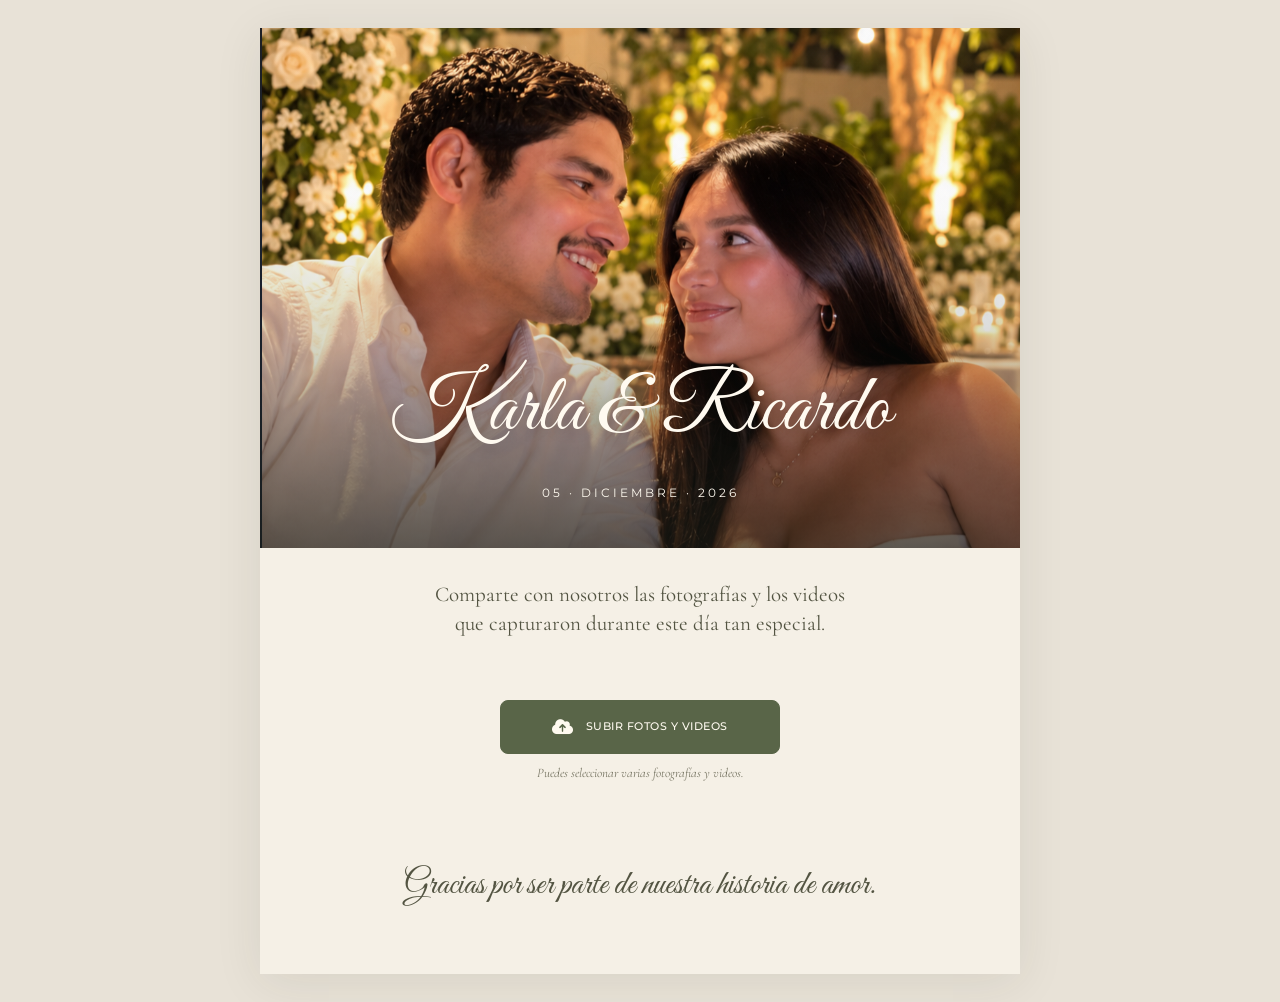
<file: index.html>
<!DOCTYPE html>
<html lang="es">

<head>
    <meta charset="UTF-8">

    <meta name="viewport"
          content="width=device-width, initial-scale=1.0">

    <meta name="theme-color" content="#f5f0e6">

    <meta name="description"
          content="Comparte las fotografías y videos de la boda de Karla y Ricardo.">

    <title>Karla &amp; Ricardo | Recuerdos</title>

    <!-- TIPOGRAFÍAS -->

    <link rel="preconnect" href="https://fonts.googleapis.com">

    <link rel="preconnect"
          href="https://fonts.gstatic.com"
          crossorigin>

    <link
        href="https://fonts.googleapis.com/css2?family=Great+Vibes&family=Cormorant+Garamond:wght@300;400;500;600&family=Montserrat:wght@300;400;500;600&display=swap"
        rel="stylesheet">

    <!-- ICONOS -->

    <link
        rel="stylesheet"
        href="https://cdnjs.cloudflare.com/ajax/libs/font-awesome/6.7.2/css/all.min.css">

    <!-- CSS -->

    <link rel="stylesheet" href="styles.css">

</head>

<body>

    <main>

        <!-- SECCIÓN 1: PORTADA -->

        <section class="hero">

            <picture class="hero-picture">

                <source
                    media="(max-width: 600px)"
                    srcset="portada-mobill.png">

                <img
                    src="portada-pcc.png"
                    class="hero-img"
                    alt="Karla y Ricardo">

            </picture>

            <div class="overlay"></div>

            <div class="hero-content">

                <h1>
                    Karla &amp; Ricardo
                </h1>

                <p class="fecha">
                    05 · DICIEMBRE · 2026
                </p>

            </div>

        </section>


        <!-- SECCIÓN 2: MENSAJE -->

        <section class="mensaje">

            <div class="container">

                <p class="mensaje-texto">
                    Comparte con nosotros las fotografías y los videos
                    que capturaron durante este día tan especial.
                </p>

            </div>

        </section>


                <!-- SECCIÓN 3: SUBIR FOTOGRAFÍAS Y VIDEOS -->

        <section class="recuerdos">

            <div class="container">

                <button
                    type="button"
                    id="seleccionar-archivos"
                    class="btn-recuerdos">

                    <i class="fa-solid fa-cloud-arrow-up"
                       aria-hidden="true"></i>

                    <span>SUBIR FOTOS Y VIDEOS</span>

                </button>

                <p class="nota-archivos">
    
                    Puedes seleccionar varias fotografías y videos.

                </p>

                <input
                    type="file"
                    id="archivos"
                    accept="image/*,video/*"
                    multiple
                    hidden>

                <p
                    id="estado-archivos"
                    class="estado-archivos"
                    aria-live="polite">
                </p>

            </div>

        </section>


        <!-- SECCIÓN 4: AGRADECIMIENTO -->

        <footer class="agradecimiento">

            <div class="container">

                <p class="agradecimiento-texto">
                    Gracias por ser parte de nuestra historia de amor.
                </p>

            </div>

        </footer>

    </main>

    <!-- JAVASCRIPT -->

    <script src="script.js"></script>
</body>

</html>
</file>
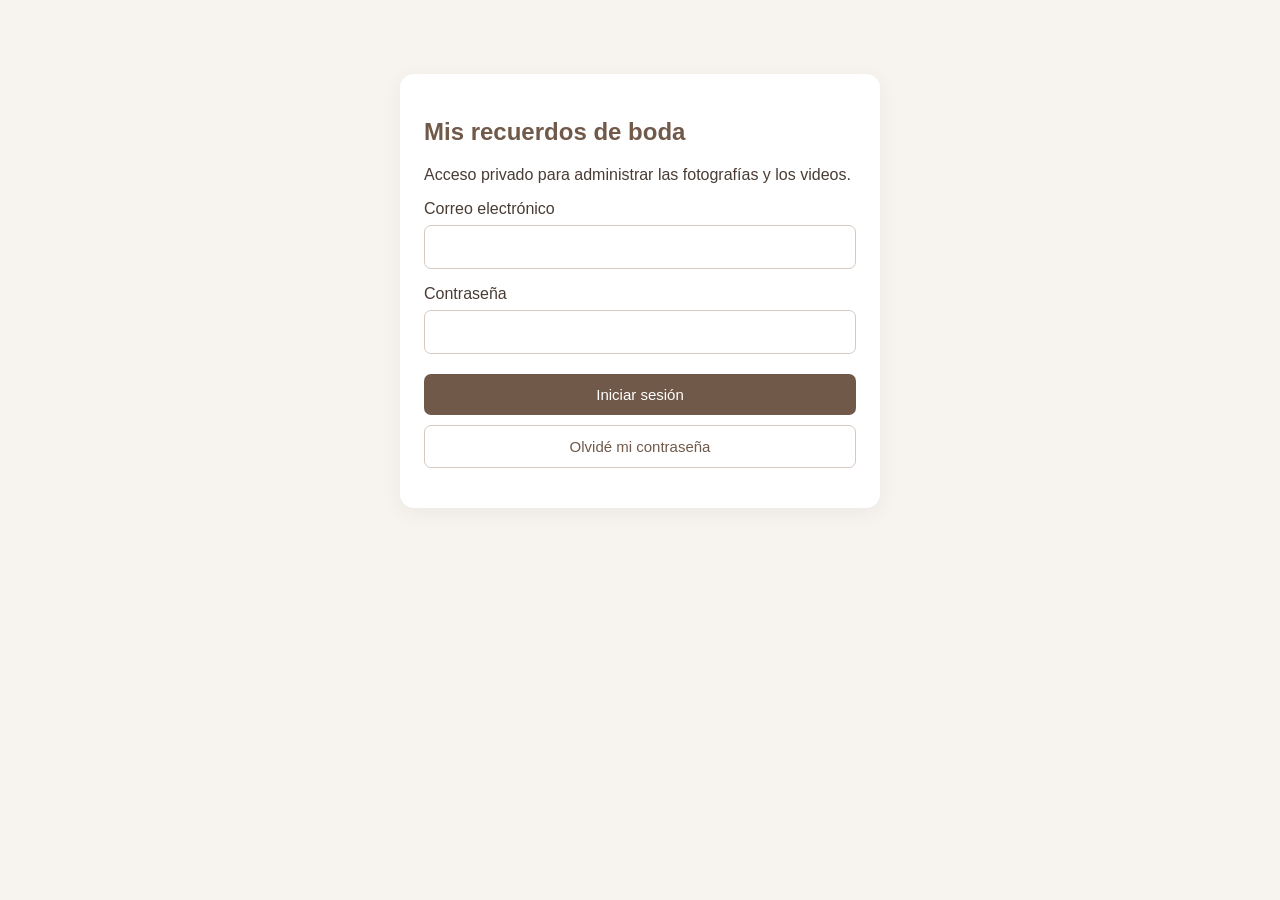
<file: admin.html>
<!DOCTYPE html>
<html lang="es">
<head>
    <meta charset="UTF-8">
    <meta name="viewport" content="width=device-width, initial-scale=1">
    <title>Mis recuerdos | Karla y Ricardo</title>

    <style>
        * { box-sizing: border-box; }

        body {
            margin: 0;
            padding: 24px;
            background: #f7f3ef;
            color: #493c35;
            font-family: Arial, sans-serif;
        }

        main {
            max-width: 1000px;
            margin: 30px auto;
        }

        header, .card {
            background: white;
            padding: 24px;
            border-radius: 14px;
            box-shadow: 0 5px 22px #0000000d;
            margin-bottom: 20px;
        }

        h1, h2 { color: #71594a; }

        #login {
            max-width: 480px;
            margin: 50px auto;
        }

        label {
            display: block;
            margin: 16px 0 7px;
        }

        input {
            width: 100%;
            padding: 12px;
            border: 1px solid #d5c9c1;
            border-radius: 7px;
            font-size: 16px;
        }

        button {
            border: 0;
            border-radius: 7px;
            padding: 12px 16px;
            background: #71594a;
            color: white;
            cursor: pointer;
            font-size: 15px;
        }

        button:disabled {
            opacity: .6;
            cursor: wait;
        }

        .primary {
            width: 100%;
            margin-top: 20px;
        }

        .topbar {
            display: flex;
            justify-content: space-between;
            align-items: center;
            gap: 16px;
            flex-wrap: wrap;
        }

        #galeria {
            display: grid;
            grid-template-columns: repeat(auto-fill, minmax(230px, 1fr));
            gap: 18px;
        }

        .archivo {
            background: white;
            border-radius: 12px;
            padding: 14px;
            overflow: hidden;
            box-shadow: 0 4px 16px #0000000d;
        }

        .archivo img, .archivo video {
            width: 100%;
            max-height: 280px;
            object-fit: contain;
            background: #eee8e3;
            border-radius: 8px;
        }

        .nombre {
            overflow-wrap: anywhere;
            font-size: 13px;
            line-height: 1.5;
        }

        .descargar {
            width: 100%;
            margin-top: 10px;
        }

        #mensaje {
            white-space: pre-wrap;
            overflow-wrap: anywhere;
            line-height: 1.5;
        }

        .nota {
            font-size: 13px;
            color: #75675e;
            line-height: 1.5;
        }

        [hidden] { display: none !important; }

        @media (max-width: 600px) {
            body { padding: 12px; }
            header, .card { padding: 18px; }
        }
    </style>
</head>

<body>
<main>
    <section id="login" class="card">
        <h1>Mis recuerdos de boda</h1>
        <p>Acceso privado para administrar las fotografías y los videos.</p>

        <form id="formulario">
            <label for="correo">Correo electrónico</label>
            <input id="correo" type="email" autocomplete="username" required>

            <label for="contrasena">Contraseña</label>
            <input id="contrasena" type="password"
                   autocomplete="current-password" required>

            <button id="entrar" class="primary" type="submit">
                Iniciar sesión
            </button>
        </form>

        <button id="olvidoContrasena" type="button" class="primary" style="background: transparent; color: #71594a; border: 1px solid #d5c9c1; margin-top: 10px;">
            Olvidé mi contraseña
        </button>
        <p id="mensajeLogin" role="status" aria-live="polite"></p>
    </section>

    <section id="recuperar" class="card" hidden>
        <h1>Crear nueva contraseña</h1>
        <p>Escribe una contraseña nueva para tu acceso privado.</p>
        <form id="formularioNuevaContrasena">
            <label for="nuevaContrasena">Nueva contraseña</label>
            <input id="nuevaContrasena" type="password" autocomplete="new-password" minlength="8" required>
            <label for="confirmarContrasena">Confirmar contraseña</label>
            <input id="confirmarContrasena" type="password" autocomplete="new-password" minlength="8" required>
            <button id="guardarContrasena" class="primary" type="submit">Guardar nueva contraseña</button>
        </form>
        <p id="mensajeRecuperacion" role="status" aria-live="polite"></p>
    </section>

    <section id="administracion" hidden>
        <header>
            <div class="topbar">
                <div>
                    <h1>Recuerdos de Karla y Ricardo</h1>
                    <p id="usuario"></p>
                </div>
                <button id="cerrarSesion" type="button">Cerrar sesión</button>
            </div>
            <p>Galería privada de fotografías y videos.</p>
            <button id="actualizar" type="button">Actualizar galería</button>
            <p id="mensaje" role="status" aria-live="polite"></p>
        </header>

        <section class="card">
            <h2>Archivos guardados</h2>
            <div id="galeria"></div>
            <p class="nota">
                Los archivos se solicitan desde el almacenamiento privado.
                Las descargas se generan mediante tu sesión autenticada.
            </p>
        </section>
    </section>
</main>

<script type="module">
    import { createClient } from
        "https://esm.sh/@supabase/supabase-js@2";

    const SUPABASE_URL =
        "https://jwkorzxsckcrpsdrvsfv.supabase.co";

    const SUPABASE_KEY =
        "sb_publishable_t-MzMqmI7B_QUXmWrzDU-w_d_clAFeP";

    const BUCKET = "recuerdos-boda";
    const CARPETA = "uploads";

    const supabase = createClient(SUPABASE_URL, SUPABASE_KEY);

    const login = document.getElementById("login");
    const recuperar = document.getElementById("recuperar");
    const formularioNuevaContrasena = document.getElementById("formularioNuevaContrasena");
    const mensajeRecuperacion = document.getElementById("mensajeRecuperacion");
    const botonGuardarContrasena = document.getElementById("guardarContrasena");
    const administracion = document.getElementById("administracion");
    const formulario = document.getElementById("formulario");
    const mensajeLogin = document.getElementById("mensajeLogin");
    const mensaje = document.getElementById("mensaje");
    const galeria = document.getElementById("galeria");
    const botonEntrar = document.getElementById("entrar");

    let usuarioActual = null;
    let urlsTemporales = [];

    function limpiarGaleria() {
        urlsTemporales.forEach(url => URL.revokeObjectURL(url));
        urlsTemporales = [];
        galeria.replaceChildren();
    }

    function mostrarLogin() {
        limpiarGaleria();
        login.hidden = false;
        recuperar.hidden = true;
        administracion.hidden = true;
        usuarioActual = null;
    }

    function mostrarFormularioRecuperacion() {
        limpiarGaleria();
        login.hidden = true;
        recuperar.hidden = false;
        administracion.hidden = true;
        mensajeRecuperacion.textContent = "";
    }

    function mostrarAdministracion(user) {
        usuarioActual = user;
        login.hidden = true;
        recuperar.hidden = true;
        administracion.hidden = false;
        document.getElementById("usuario").textContent =
            "Sesión iniciada: " + user.email;
    }

    async function comprobarUsuario() {
        const { data, error } = await supabase.auth.getUser();

        if (error || !data.user) {
            mostrarLogin();
            return;
        }

        mostrarAdministracion(data.user);
        await cargarGaleria();
    }

    document.getElementById("olvidoContrasena").addEventListener("click", async () => {
        const email = document.getElementById("correo").value.trim();
        if (!email) {
            mensajeLogin.textContent = "Escribe primero tu correo electrónico y vuelve a pulsar aquí.";
            document.getElementById("correo").focus();
            return;
        }

        const boton = document.getElementById("olvidoContrasena");
        boton.disabled = true;
        mensajeLogin.textContent = "Solicitando enlace de recuperación...";
        try {
            const { error } = await supabase.auth.resetPasswordForEmail(email, {
                redirectTo: window.location.origin + "/admin.html"
            });
            if (error) throw error;
            mensajeLogin.textContent = "Si el correo está registrado, recibirás un enlace. Revisa tu bandeja de entrada y spam.";
        } catch (error) {
            console.error(error);
            mensajeLogin.textContent = error.message?.includes("rate limit")
                ? "Supabase ha limitado temporalmente los correos. Espera antes de volver a intentarlo."
                : "No se pudo solicitar el correo de recuperación. Inténtalo más tarde.";
        } finally {
            boton.disabled = false;
        }
    });

    formularioNuevaContrasena.addEventListener("submit", async event => {
        event.preventDefault();
        const nueva = document.getElementById("nuevaContrasena").value;
        const confirmar = document.getElementById("confirmarContrasena").value;
        if (nueva.length < 8) {
            mensajeRecuperacion.textContent = "La contraseña debe tener al menos 8 caracteres.";
            return;
        }
        if (nueva !== confirmar) {
            mensajeRecuperacion.textContent = "Las contraseñas no coinciden.";
            return;
        }

        botonGuardarContrasena.disabled = true;
        mensajeRecuperacion.textContent = "Guardando contraseña...";
        try {
            const { error } = await supabase.auth.updateUser({ password: nueva });
            if (error) throw error;
            document.getElementById("nuevaContrasena").value = "";
            document.getElementById("confirmarContrasena").value = "";
            mensajeRecuperacion.textContent = "Contraseña actualizada. Ya puedes iniciar sesión con tu nueva contraseña.";
            await supabase.auth.signOut();
            setTimeout(() => {
                mostrarLogin();
                mensajeLogin.textContent = "Contraseña actualizada. Inicia sesión con tu nueva contraseña.";
            }, 1800);
        } catch (error) {
            console.error(error);
            mensajeRecuperacion.textContent = "El enlace puede haber caducado. Solicita uno nuevo cuando Supabase permita enviar correos.";
        } finally {
            botonGuardarContrasena.disabled = false;
        }
    });

    formulario.addEventListener("submit", async event => {
        event.preventDefault();

        if (SUPABASE_KEY.includes("PEGA_AQUI")) {
            mensajeLogin.textContent =
                "Falta configurar la clave pública de Supabase en admin.html.";
            return;
        }

        botonEntrar.disabled = true;
        mensajeLogin.textContent = "Iniciando sesión...";

        try {
            const { data, error } = await supabase.auth.signInWithPassword({
                email: document.getElementById("correo").value.trim(),
                password: document.getElementById("contrasena").value
            });

            if (error) throw error;

            document.getElementById("contrasena").value = "";
            mensajeLogin.textContent = "";

            mostrarAdministracion(data.user);
            await cargarGaleria();
        } catch (error) {
            console.error(error);
            mensajeLogin.textContent =
                "No se pudo iniciar sesión. Comprueba tus datos e inténtalo de nuevo.";
        } finally {
            botonEntrar.disabled = false;
        }
    });

    async function cargarGaleria() {
        limpiarGaleria();
        mensaje.textContent = "Buscando archivos...";

        try {
            const { data, error } = await supabase.storage
                .from(BUCKET)
                .list(CARPETA, {
                    limit: 100,
                    offset: 0,
                    sortBy: { column: "created_at", order: "asc" }
                });

            if (error) throw error;

            const archivos = (data || []).filter(archivo =>
                archivo.name && archivo.name !== ".emptyFolderPlaceholder"
            );

            if (archivos.length === 0) {
                mensaje.textContent =
                    "No se encontraron archivos en la carpeta uploads.";
                return;
            }

            mensaje.textContent =
                `Se encontraron ${archivos.length} archivo(s).`;

            for (const archivo of archivos) {
                const ruta = `${CARPETA}/${archivo.name}`;
                const tarjeta = document.createElement("article");
                tarjeta.className = "archivo";

                const nombre = document.createElement("p");
                nombre.className = "nombre";
                nombre.textContent = archivo.name;
                tarjeta.appendChild(nombre);

                const tipo = archivo.metadata?.mimetype || "";
                const esImagen = tipo.startsWith("image/");
                const esVideo = tipo.startsWith("video/");

                if (esImagen || esVideo) {
                    const { data: blob, error: errorDescarga } =
                        await supabase.storage
                            .from(BUCKET)
                            .download(ruta);

                    if (!errorDescarga && blob) {
                        const url = URL.createObjectURL(blob);
                        urlsTemporales.push(url);

                        const vista = document.createElement(
                            esVideo ? "video" : "img"
                        );

                        vista.src = url;

                        if (esVideo) {
                            vista.controls = true;
                            vista.preload = "metadata";
                        } else {
                            vista.alt = archivo.name;
                            vista.loading = "lazy";
                        }

                        tarjeta.prepend(vista);
                    }
                }

                const boton = document.createElement("button");
                boton.className = "descargar";
                boton.textContent = "Descargar original";

                boton.addEventListener("click", async () => {
                    boton.disabled = true;
                    boton.textContent = "Preparando descarga...";

                    try {
                        const { data, error } = await supabase.storage
                            .from(BUCKET)
                            .download(ruta);

                        if (error) throw error;

                        const url = URL.createObjectURL(data);
                        urlsTemporales.push(url);

                        const enlace = document.createElement("a");
                        enlace.href = url;
                        enlace.download = archivo.name;
                        document.body.appendChild(enlace);
                        enlace.click();
                        enlace.remove();

                        boton.textContent = "Descarga iniciada";
                    } catch (error) {
                        console.error(error);
                        boton.textContent = "Error al descargar";
                        mensaje.textContent =
                            "No se pudo descargar el archivo. Revisa la sesión y los permisos.";
                    } finally {
                        boton.disabled = false;
                    }
                });

                tarjeta.appendChild(boton);
                galeria.appendChild(tarjeta);
            }
        } catch (error) {
            console.error(error);
            mensaje.textContent =
                "No se pudo cargar la galería. Comprueba la política SELECT y que tu sesión siga activa.";
        }
    }

    document.getElementById("actualizar").addEventListener(
        "click", cargarGaleria
    );

    document.getElementById("cerrarSesion").addEventListener(
        "click", async () => {
            await supabase.auth.signOut();
            mostrarLogin();
            mensajeLogin.textContent = "Sesión cerrada.";
        }
    );

    supabase.auth.onAuthStateChange((event, session) => {
        if (event === "PASSWORD_RECOVERY") {
            mostrarFormularioRecuperacion();
            return;
        }
        if (!session) mostrarLogin();
    });

    if (!SUPABASE_KEY.includes("PEGA_AQUI")) {
        comprobarUsuario();
    }
</script>
</body>
</html>
</file>
<file: styles.css>
/* =========================================
   COLORES Y CONFIGURACIÓN GENERAL
========================================= */

:root {
    --olivo: #596548;
    --olivo-oscuro: #414b35;
    --marfil: #f5f0e6;
    --texto: #535442;
    --dorado: #b5a47e;
}

* {
    box-sizing: border-box;
}

html {
    scroll-behavior: smooth;
}

body {
    margin: 0;
    background: #e8e2d7;
    color: var(--texto);
    font-family: "Cormorant Garamond", Georgia, serif;
    -webkit-font-smoothing: antialiased;
}

main {
    width: 100%;
    max-width: 760px;
    margin: 0 auto;
    overflow: hidden;
    background: var(--marfil);
}


/* =========================================
   SECCIÓN 1: PORTADA FOTOGRÁFICA
========================================= */

.hero {
    position: relative;
    width: 100%;
    height: 520px;
    min-height: 0;
    overflow: hidden;
    display: flex;
    align-items: flex-end;
    justify-content: center;
    background: #666b57;
}

.hero-picture {
    position: absolute;
    inset: 0;
    display: block;
}

.hero-img {
    display: block;
    width: 100%;
    height: 100%;
    object-fit: cover;
    object-position: center 40%;
}

.overlay {
    position: absolute;
    inset: 0;
    background: linear-gradient(
        to bottom,
        rgba(25, 29, 22, 0.02) 35%,
        rgba(25, 29, 22, 0.16) 60%,
        rgba(25, 29, 22, 0.65) 100%
    );
}

.hero-content {
    position: relative;
    z-index: 1;
    width: 100%;
    padding: 0 24px 44px;
    text-align: center;
    color: #fffaf0;
}

.hero h1 {
    margin: 0;
    font-family: "Great Vibes", cursive;
    font-size: clamp(52px, 9vw, 82px);
    font-weight: 400;
    line-height: 1.25;
    text-shadow: 0 2px 15px rgba(0, 0, 0, 0.2);
}

.fecha {
    margin: 20px 0 0;
    font-family: "Montserrat", sans-serif;
    font-size: 12px;
    font-weight: 400;
    letter-spacing: 0.25em;
    line-height: 1.8;
}


/* =========================================
   SECCIÓN 2: MENSAJE
========================================= */

.mensaje {
    padding: 30px 30px 24px;
    background: var(--marfil);
    text-align: center;
    padding-bottom: 30px;
}

.container {
    width: 100%;
    max-width: 560px;
    margin: 0 auto;
}

.mensaje-texto {
    max-width: 440px;
    margin: 0 auto 35px;
    color: var(--texto);
    font-size: clamp(18px, 2.8vw, 21px);
    font-weight: 400;
    line-height: 1.4;
}


/* =========================================
   SECCIÓN 3: SUBIR FOTOS Y VIDEOS
========================================= */

.recuerdos {
    padding: 0 20px 16px;
    background: var(--marfil);
    text-align: center;
}

/* Botón único, sin cuadro decorativo */

.btn-recuerdos {
    display: flex;
    align-items: center;
    justify-content: center;
    gap: 12px;

    width: 100%;
    max-width: 280px;
    min-height: 54px;
    margin: 0 auto;
    padding: 13px 12px;

    border: 1px solid var(--olivo);
    border-radius: 8px;

    background: var(--olivo);
    color: #fffaf0;

    font-family: "Montserrat", sans-serif;
    font-size: 11px;
    font-weight: 500;
    letter-spacing: 0.045em;
    line-height: 1.4;

    cursor: pointer;

    transition:
        background 0.2s ease,
        border-color 0.2s ease;
}

.btn-recuerdos i {
    flex-shrink: 0;
    font-size: 17px;
}

.btn-recuerdos:hover {
    background: var(--olivo-oscuro);
    border-color: var(--olivo-oscuro);
}

.btn-recuerdos:focus-visible {
    outline: 2px solid var(--dorado);
    outline-offset: 4px;
}

.btn-recuerdos:active {
    background: var(--olivo-oscuro);
}

.nota-archivos {
    margin: 10px 0 0;
    color: #777563;
    font-size: 13px;
    font-style: italic;
    line-height: 1.4;
}

.estado-archivos {
    max-width: 100%;
    margin: 8px auto 0;
    color: var(--olivo-oscuro);
    font-family: "Montserrat", sans-serif;
    font-size: 12px;
    line-height: 1.5;
    overflow-wrap: anywhere;
}


/* =========================================
   SECCIÓN 4: AGRADECIMIENTO
========================================= */

.agradecimiento {
    padding: 18px 24px 30px;
    background: var(--marfil);
    text-align: center;
}

.agradecimiento-texto {
    font-family: 'Great Vibes', cursive;
    font-size: clamp(24px, 3vw, 34px);
    line-height: 1.4;
    color: var(--oliva);
    text-align: center;
    white-space: nowrap;
}


/* =========================================
   TABLET Y COMPUTADORA
========================================= */

@media (min-width: 761px) {

    main {
        margin-top: 28px;
        margin-bottom: 28px;
        box-shadow: 0 8px 45px rgba(49, 43, 31, 0.09);
    }

    .hero {
        height: 520px;
    }

    .mensaje {
        padding-top: 32px;
        padding-bottom: 26px;
    }

    .recuerdos {
        padding-bottom: 20px;
    }
}


/* =========================================
   TELÉFONOS
========================================= */

@media (max-width: 600px) {

    main {
        width: 100%;
        margin: 0;
        box-shadow: none;
    }

    /* PORTADA */

    .hero {
        height: 390px;
        min-height: 0;
    }

    .hero-img {
        object-position: center 40%;
    }

    .hero-content {
        padding: 0 17px 25px;
    }

    .hero h1 {
        font-size: clamp(42px, 10vw, 54px);
        line-height: 1.15;
    }

    .fecha {
        margin-top: 10px;
        font-size: 9px;
        letter-spacing: 0.17em;
    }

    /* MENSAJE MÁS PEQUEÑO */

    .mensaje {
        padding: 21px 22px 18px;
    }

    .mensaje-texto {
        max-width: 420px;
        font-size: 18px;
        line-height: 1.35;
    }

    /* BOTÓN COMPACTO */

    .recuerdos {
        padding: 0 20px 12px;
    }

    .btn-recuerdos {
        max-width: 340px;
        min-height: 52px;
        padding: 12px 10px;
        gap: 9px;
        font-size: 10px;
        letter-spacing: 0.025em;
    }

    .btn-recuerdos i {
        font-size: 17px;
    }

    .nota-archivos {
        margin-top: 8px;
        font-size: 12px;
        line-height: 1.3;
    }

    .estado-archivos {
        margin-top: 6px;
        font-size: 11px;
    }

    /* AGRADECIMIENTO */

    .agradecimiento {
        padding: 12px 20px 22px;
    }

    .agradecimiento-texto {
        font-size: 27px;
        line-height: 1.2;
    }
}


/* =========================================
   TELÉFONOS PEQUEÑOS
========================================= */

@media (max-width: 360px) {

    .hero {
        height: 350px;
    }

    .hero h1 {
        font-size: 40px;
    }

    .fecha {
        font-size: 8px;
        letter-spacing: 0.12em;
    }

    .mensaje {
        padding: 18px 17px 15px;
    }

    .mensaje-texto {
        font-size: 17px;
    }

    .recuerdos {
        padding-right: 14px;
        padding-left: 14px;
    }

    .btn-recuerdos {
        min-height: 50px;
        padding: 11px 8px;
        font-size: 9px;
    }

    .nota-archivos {
        font-size: 11px;
    }

    .agradecimiento {
        padding: 10px 16px 18px;
    }

    .agradecimiento-texto {
        font-size: 25px;
    }
}


/* =========================================
   ACCESIBILIDAD
========================================= */

@media (prefers-reduced-motion: reduce) {

    html {
        scroll-behavior: auto;
    }

    *,
    *::before,
    *::after {
        transition: none !important;
    }
}
@media (max-width: 480px) {
    .agradecimiento-texto {
        font-size: clamp(19px, 5vw, 25px);
    }
}
</file>
